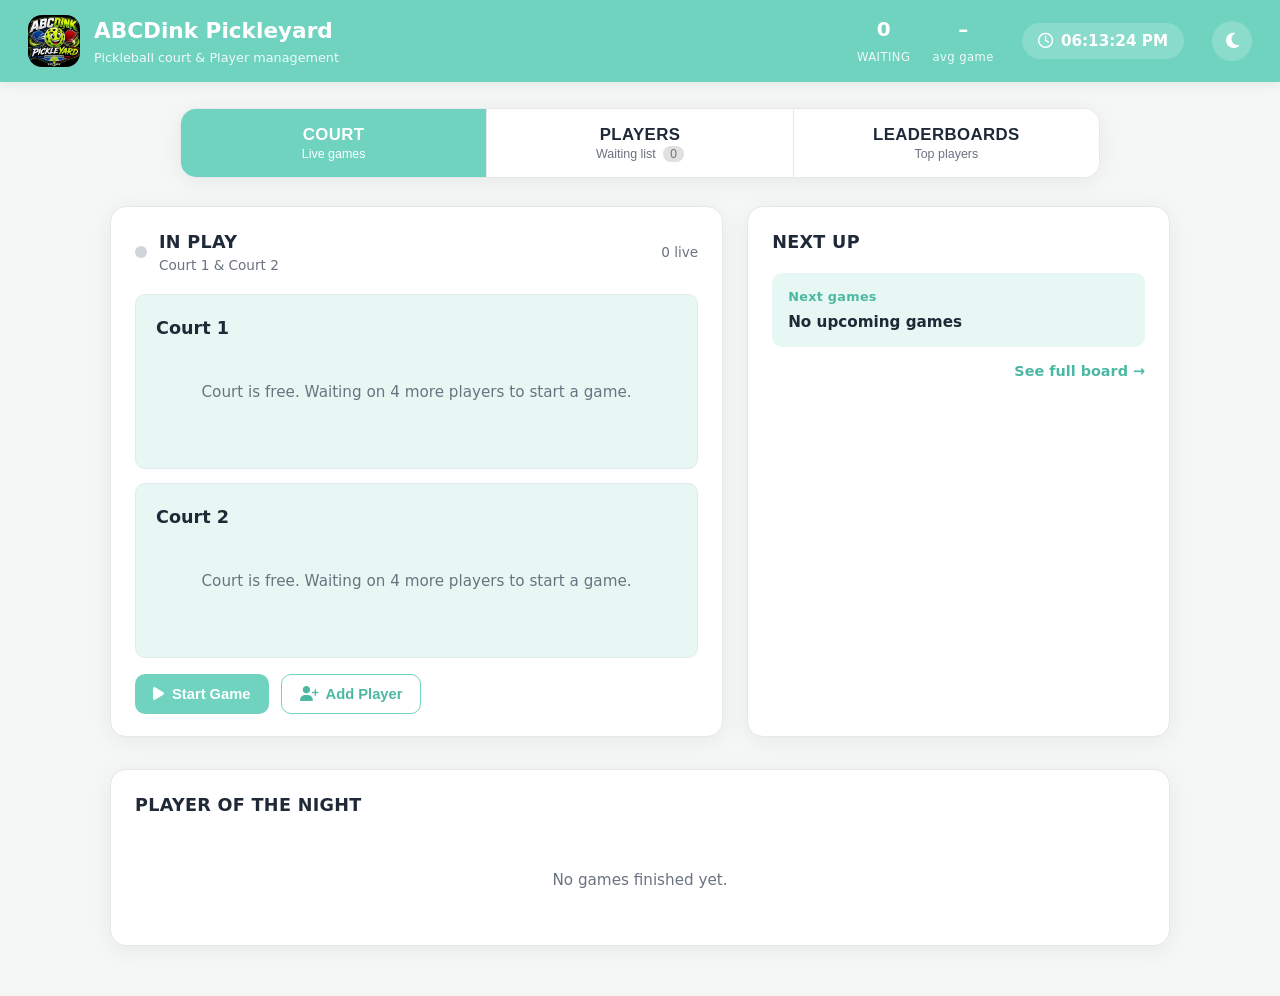
<file: index.html>
<!DOCTYPE html>
<html lang="en">
<head>
  <meta charset="UTF-8" />
  <meta name="viewport" content="width=device-width, initial-scale=1.0" />
  <title>ABC Pickleyard – Court Queue</title>
  <link rel="stylesheet" href="style.css" />
  <link rel="stylesheet" href="https://cdnjs.cloudflare.com/ajax/libs/font-awesome/6.5.1/css/all.min.css" />
</head>
<body>

  
  <header class="header">
    <div class="header-left">
      <div class="logo-area" id="logoBtn">
        <img id="logoImg" src="abclogo.jpg" alt="Logo" onerror="this.hidden=true;document.getElementById('logoPlaceholder').hidden=false;" />
        <div id="logoPlaceholder" class="logo-placeholder" hidden>
          <i class="fas fa-table-tennis-paddle-ball"></i>
        </div>
      </div>
      <div>
        <h1>ABCDink Pickleyard</h1>
        <p>Pickleball court & Player management</p>
      </div>
    </div>

    <div class="header-right">
      <div class="stats">
        <div class="stat">
          <strong id="statWaiting">0</strong>
          <span>WAITING</span>
        </div>
        <div class="stat">
          <strong id="statAvg">–</strong>
          <span>avg game</span>
        </div>
      </div>
      <div class="clock">
        <i class="far fa-clock"></i>
        <span id="clockTime">00:00:00</span>
      </div>
      <button id="darkModeToggle" class="dark-mode-toggle" title="Toggle dark mode">
        <i class="fas fa-moon"></i>
      </button>
    </div>
  </header>

  <!-- ========== NAV TABS ========== -->
  <nav class="nav-tabs">
    <button class="nav-item active" data-tab="court">
      <span class="nav-title">COURT</span>
      <span class="nav-sub">Live games</span>
    </button>
    <button class="nav-item" data-tab="queue">
      <span class="nav-title">PLAYERS</span>
      <span class="nav-sub">Waiting list <span id="navQueueCount" class="badge">0</span></span>
    </button>
    <button class="nav-item" data-tab="leaders">
      <span class="nav-title">LEADERBOARDS</span>
      <span class="nav-sub">Top players</span>
    </button>
  </nav>

  <!-- ========== COURT TAB ========== -->
  <section id="tab-court" class="tab-panel active">
    <div class="court-layout">
      <!-- Left: In Play (now shows both courts) -->
      <div class="panel">
        <div class="panel-header">
          <div class="status-line">
            <span class="dot" id="liveDot"></span>
            <div>
              <h2>IN PLAY</h2>
              <p>Court 1 & Court 2</p>
            </div>
          </div>
          <span class="live-count" id="liveCount">0 live</span>
        </div>

        <div id="courtCard">
          <!-- rendered by JS: one .court-card per court -->
        </div>

        <div class="action-row">
          <button class="btn btn-primary" id="startGameBtn">
            <i class="fas fa-play"></i> Start Game
          </button>
          <button class="btn btn-outline" id="addPlayerBtn">
            <i class="fas fa-user-plus"></i> Add Player
          </button>
        </div>
      </div>

      <!-- Right: Next Up -->
      <div class="panel">
        <div class="panel-header">
          <h2>NEXT UP</h2>
        </div>
        <div id="nextGames" class="next-games">
          <!-- rendered by JS -->
        </div>
        <a href="#" id="seeFullBoard" class="see-full">See full board →</a>
      </div>
    </div>

    <!-- Player of the Night / Top 3 -->
    <div class="panel">
      <div class="panel-header">
        <h2>PLAYER OF THE NIGHT</h2>
      </div>
      <div id="top3List">
        <!-- rendered by JS -->
      </div>
    </div>
  </section>

  <!-- ========== PLAYERS / QUEUE TAB ========== -->
  <section id="tab-queue" class="tab-panel">
    <div class="panel">
      <div class="panel-header">
        <div>
          <h2>WAITING PLAYERS</h2>
          <p>Players waiting for their turn</p>
        </div>
      </div>

      <div class="capacity-card">
        <div class="capacity-top">
          <div>
            <h3>Player Capacity</h3>
            <p>Maximum 30 players</p>
          </div>
          <div class="capacity-num">
            <span id="capacityCount">0</span><span class="max">/30</span>
          </div>
        </div>
        <div class="progress-track">
          <div class="progress-fill" id="capacityProgress" style="width:0%"></div>
        </div>
      </div>

      <div id="queueList">
        <!-- rendered by JS -->
      </div>

      <!-- Players who reached the max games (rendered by JS) -->
      <div id="maxedList"></div>
    </div>
  </section>

  <!-- ========== LEADERBOARDS TAB ========== -->
  <section id="tab-leaders" class="tab-panel">
    <div class="panel">
      <div class="panel-header">
        <div>
          <h2>LEADERBOARDS</h2>
          <p>Players with the most wins</p>
        </div>
        <button class="btn btn-ghost" id="resetAll" title="Reset everything">
          <i class="fas fa-trash-alt"></i> Reset All
        </button>
      </div>
      <div id="leaderList">
        <!-- rendered by JS -->
      </div>

      <div class="panel-header" style="margin-top:26px">
        <div><h2>MATCH RESULTS</h2><p>Latest scores</p></div>
      </div>
      <div id="matchList"></div>
    </div>
  </section>

  <!-- ========== MODAL ========== -->
  <div id="modalOverlay" class="modal-overlay hidden">
    <div class="modal">
      <div class="modal-header">
        <h3 id="modalTitle">Modal</h3>
        <button id="modalClose" class="modal-close">&times;</button>
      </div>
      <div id="modalBody" class="modal-body"></div>
    </div>
  </div>

  <script src="index.js"></script>
  <script src="supabase-sync.js"></script>
</body>
</html>
</file>
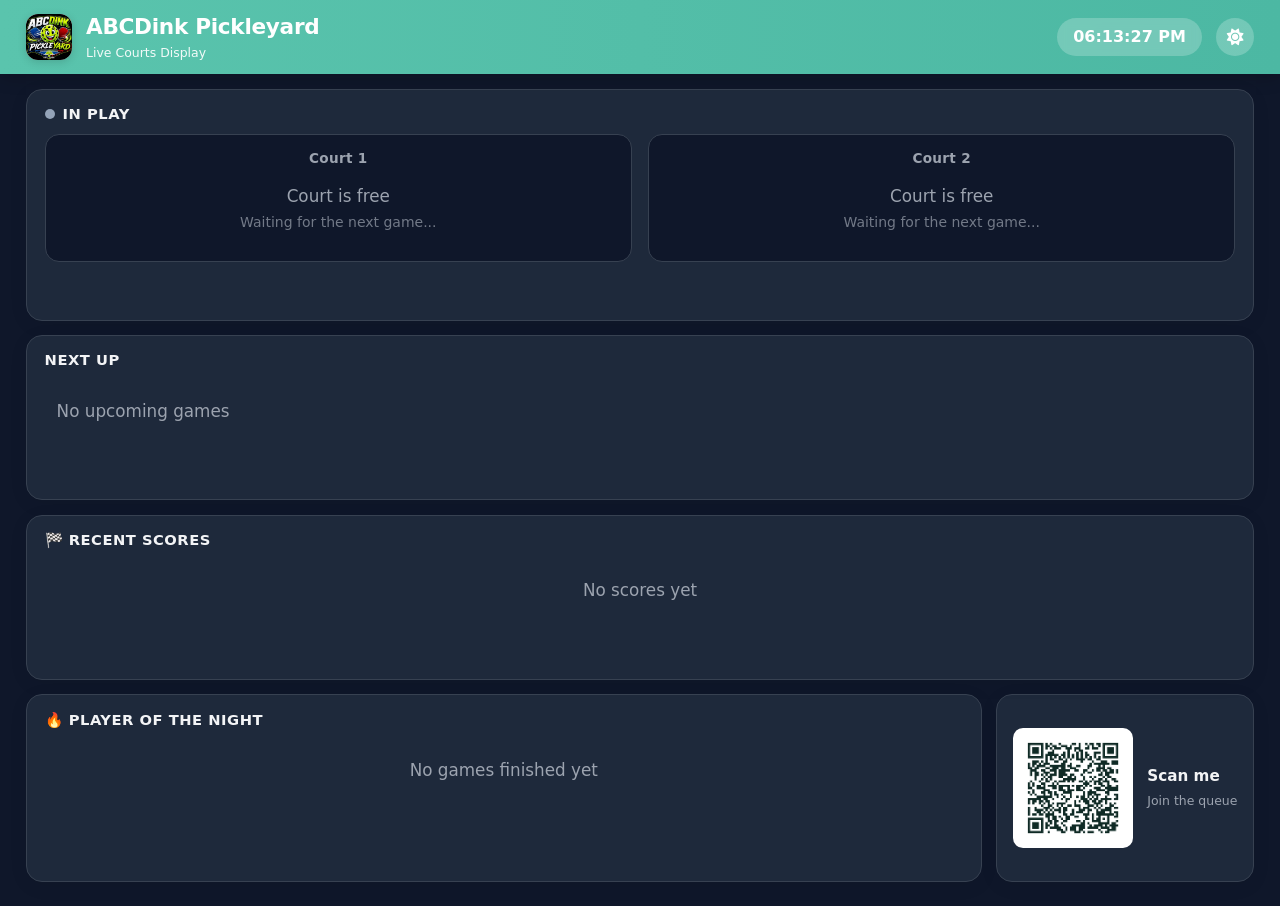
<file: display.html>
<!DOCTYPE html>
<html lang="en">
<head>
  <meta charset="UTF-8" />
  <meta name="viewport" content="width=device-width, initial-scale=1.0" />
  <title>ABCDink Pickleyard – Live Display</title>
  <link rel="stylesheet" href="style.css" />
  <link rel="stylesheet" href="https://cdnjs.cloudflare.com/ajax/libs/font-awesome/6.5.1/css/all.min.css" />
  <style>
    body {
      background: var(--bg);
      color: var(--text);
      transition: background 0.3s, color 0.3s;
    }

    /* ===== GREEN NAVBAR WITH LOGO ===== */
    .top-nav {
      background: linear-gradient(90deg, #5ac4ad, #4cb8a3);
      color: white;
      padding: 11px 26px;
      display: flex;
      justify-content: space-between;
      align-items: center;
      flex-shrink: 0;
      box-shadow: 0 4px 16px rgba(0,0,0,0.18);
    }

    .top-nav-left {
      display: flex;
      align-items: center;
      gap: 14px;
    }

    .nav-logo {
      width: 46px;
      height: 46px;
      border-radius: 12px;
      background: white;
      display: flex;
      align-items: center;
      justify-content: center;
      overflow: hidden;
      flex-shrink: 0;
      box-shadow: 0 2px 8px rgba(0,0,0,0.15);
    }

    .nav-logo img {
      width: 100%;
      height: 100%;
      object-fit: cover;
    }

    .nav-logo-placeholder {
      color: #4cb8a3;
      font-size: 22px;
    }

    .top-nav-left h1 {
      font-size: 1.35rem;
      font-weight: 700;
      margin: 0;
      letter-spacing: -0.3px;
    }

    .top-nav-left p {
      font-size: 0.78rem;
      opacity: 0.92;
      margin: 1px 0 0;
    }

    .top-nav-right {
      display: flex;
      align-items: center;
      gap: 14px;
    }

    .nav-clock {
      background: rgba(255,255,255,0.22);
      padding: 7px 16px;
      border-radius: 30px;
      font-weight: 600;
      font-size: 1rem;
      font-variant-numeric: tabular-nums;
      backdrop-filter: blur(4px);
    }

    .theme-btn {
      width: 38px;
      height: 38px;
      border-radius: 50%;
      border: none;
      background: rgba(255,255,255,0.22);
      color: white;
      cursor: pointer;
      font-size: 1.05rem;
      display: flex;
      align-items: center;
      justify-content: center;
      transition: background 0.2s;
    }

    .theme-btn:hover {
      background: rgba(255,255,255,0.35);
    }

    /* Panels */
    .display-panel {
      background: var(--white);
      border-radius: 18px;
      padding: 16px 18px;
      border: 1px solid var(--border);
      box-shadow: 0 4px 20px rgba(0,0,0,0.06);
      display: flex;
      flex-direction: column;
      overflow: visible;
      position: relative;
      width: 100%;
    }

    .display-panel h2 {
      font-size: 0.92rem;
      font-weight: 700;
      letter-spacing: 0.5px;
      margin: 0 0 12px;
      display: flex;
      align-items: center;
      gap: 8px;
      flex-shrink: 0;
      text-transform: uppercase;
    }

    .dot {
      width: 10px;
      height: 10px;
      border-radius: 50%;
      background: #94a3b8;
      display: inline-block;
    }

    .dot.live {
      background: #22c55e;
      box-shadow: 0 0 0 4px rgba(34, 197, 94, 0.35);
      animation: pulse 1.5s infinite;
    }

    /* ===== IN PLAY - Court 1 and Court 2 side by side ===== */
    #courtCard {
      display: flex;
      flex-direction: row;
      align-items: stretch;
      gap: 16px;
    }

    .court-block {
      flex: 1 1 0;
      min-width: 0;
      display: flex;
      flex-direction: column;
      justify-content: center;
      padding: 16px 18px;
      background: var(--bg);
      border: 1px solid var(--border);
      border-radius: 14px;
    }

    .court-label {
      font-size: 0.85rem;
      color: var(--text-muted);
      margin-bottom: 2px;
      letter-spacing: 0.3px;
      font-weight: 700;
      text-align: center;
    }

    .court-timer {
      font-size: 2.3rem;
      font-weight: 800;
      letter-spacing: 3px;
      color: var(--primary-dark);
      text-align: center;
      margin: 2px 0 16px;
      font-variant-numeric: tabular-nums;
      text-shadow: 0 2px 10px rgba(76, 184, 163, 0.25);
    }

    .players-grid {
      display: grid;
      grid-template-columns: 1fr 1fr;
      gap: 12px;
      position: relative;
    }

    .player-box {
      background: linear-gradient(145deg, var(--primary-light), rgba(90, 196, 173, 0.15));
      border-radius: 14px;
      padding: 14px 10px;
      text-align: center;
      font-weight: 700;
      font-size: 1.55rem;
      color: var(--text);
      display: flex;
      flex-direction: column;
      align-items: center;
      justify-content: center;
      min-height: 92px;
      border: 1px solid rgba(90, 196, 173, 0.25);
      transition: transform 0.2s;
    }

    .player-box:hover {
      transform: scale(1.02);
    }

    .player-box .avatar {
      display: none;
    }

    .vs-badge {
      position: absolute;
      top: 50%;
      left: 50%;
      transform: translate(-50%, -50%);
      background: var(--white);
      border: 2px solid var(--primary);
      color: var(--primary-dark);
      font-weight: 800;
      font-size: 0.95rem;
      width: 46px;
      height: 46px;
      border-radius: 50%;
      display: flex;
      align-items: center;
      justify-content: center;
      z-index: 2;
      box-shadow: 0 4px 14px rgba(0,0,0,0.12);
    }

    /* ===== NEXT UP (Next / Later) ===== */
    #nextGames {
      display: flex;
      flex-direction: row;
      gap: 14px;
      overflow-y: visible;
    }

    .next-game {
      flex: 1 1 0;
      min-width: 0;
      background: linear-gradient(135deg, var(--primary-light), rgba(90, 196, 173, 0.12));
      border-radius: 12px;
      padding: 10px 14px 12px;
      border: 1px solid rgba(90, 196, 173, 0.2);
      margin-bottom: 0;
    }

    .g-title {
      font-size: 0.72rem;
      font-weight: 700;
      color: var(--primary-dark);
      margin-bottom: 3px;
      letter-spacing: 0.4px;
      text-transform: uppercase;
    }

    .g-list {
      font-size: 0.98rem;
      font-weight: 700;
      color: var(--text);
      line-height: 1.3;
    }

    /* Per-player mini boxes inside NEXT UP / LATER */
    .mini-match {
      display: flex;
      align-items: center;
      gap: 8px;
      margin-top: 6px;
    }

    .mini-team {
      display: flex;
      flex-direction: column;
      gap: 6px;
      flex: 1;
      min-width: 0;
    }

    .mini-vs {
      flex-shrink: 0;
      width: 28px;
      height: 28px;
      border-radius: 50%;
      background: var(--white);
      border: 2px solid var(--primary);
      color: var(--primary-dark);
      font-weight: 800;
      font-size: 0.72rem;
      display: flex;
      align-items: center;
      justify-content: center;
      box-shadow: 0 2px 8px rgba(0,0,0,0.1);
    }

    .mini-player {
      display: flex;
      align-items: center;
      gap: 8px;
      background: var(--white);
      border: 1px solid rgba(90, 196, 173, 0.3);
      border-radius: 10px;
      padding: 6px 10px;
      min-width: 0;
    }

    .mini-player .mini-avatar {
      display: none;
    }

    .mini-player .mini-name {
      font-size: 0.98rem;
      font-weight: 700;
      color: var(--text);
      white-space: nowrap;
      overflow: hidden;
      text-overflow: ellipsis;
    }

    .mini-players-flat {
      display: flex;
      flex-wrap: wrap;
      gap: 6px;
      margin-top: 6px;
    }

    .mini-players-flat .mini-player {
      flex: 0 0 auto;
    }

    /* Player of the Night */
    #top3List {
      display: flex;
      flex-direction: column;
      gap: 8px;
    }

    .empty-msg {
      text-align: center;
      padding: 28px 12px;
      color: var(--text-muted);
      font-size: 1.05rem;
    }

    /* ===== Player of the Night - Medal Styling ===== */
    #top3List .list-row.top3 {
      display: flex;
      align-items: center;
      justify-content: space-between;
      background: var(--white);
      border: 1px solid var(--border);
      border-radius: 11px;
      padding: 11px 15px;
      transition: transform 0.15s, box-shadow 0.2s;
      position: relative;
      overflow: hidden;
    }

    #top3List .list-row.top3:hover {
      transform: translateX(4px);
    }

    .row-left {
      display: flex;
      align-items: center;
      gap: 12px;
    }

    .rank-badge {
      width: 34px;
      height: 34px;
      border-radius: 50%;
      display: flex;
      align-items: center;
      justify-content: center;
      font-weight: 800;
      color: white;
      flex-shrink: 0;
      position: relative;
      font-size: 0;
    }
    .rank-badge::before {
      font-size: 1.3rem;
    }

    .rank-badge.r1 {
      background: linear-gradient(135deg, #ffd700, #e0a800);
      box-shadow: 0 3px 10px rgba(255, 200, 0, 0.5);
    }
    .rank-badge.r1::before { content: "🥇"; }

    .rank-badge.r2 {
      background: linear-gradient(135deg, #d7d7d7, #a8a8a8);
      box-shadow: 0 3px 10px rgba(160, 160, 160, 0.45);
    }
    .rank-badge.r2::before { content: "🥈"; }

    .rank-badge.r3 {
      background: linear-gradient(135deg, #cd7f32, #a05a1f);
      box-shadow: 0 3px 10px rgba(180, 110, 40, 0.45);
    }
    .rank-badge.r3::before { content: "🥉"; }

    #top3List .list-row.top3:has(.rank-badge.r1) {
      background: linear-gradient(135deg, rgba(255, 215, 0, 0.14), rgba(255, 215, 0, 0.03));
      border: 1px solid rgba(255, 191, 0, 0.5);
      box-shadow: 0 4px 16px rgba(255, 191, 0, 0.18);
    }
    #top3List .list-row.top3:has(.rank-badge.r2) {
      background: linear-gradient(135deg, rgba(192, 192, 192, 0.16), rgba(192, 192, 192, 0.03));
      border: 1px solid rgba(170, 170, 170, 0.5);
    }
    #top3List .list-row.top3:has(.rank-badge.r3) {
      background: linear-gradient(135deg, rgba(205, 127, 50, 0.16), rgba(205, 127, 50, 0.03));
      border: 1px solid rgba(205, 127, 50, 0.5);
    }

    #top3List .name {
      font-size: 1.05rem;
      font-weight: 700;
    }
    #top3List .list-row.top3:has(.rank-badge.r1) .name { color: #a67c00; }
    #top3List .list-row.top3:has(.rank-badge.r2) .name { color: #6e6e6e; }
    #top3List .list-row.top3:has(.rank-badge.r3) .name { color: #8a4b1f; }

    #top3List .wins {
      font-size: 0.85rem;
      padding: 3px 11px;
      border-radius: 30px;
      font-weight: 700;
      background: var(--primary-light);
      color: var(--primary-dark);
      display: inline-block;
      min-width: 24px;
      text-align: center;
    }
    #top3List .list-row.top3:has(.rank-badge.r1) .wins {
      background: rgba(255, 191, 0, 0.25);
      color: #8a6300;
    }
    #top3List .list-row.top3:has(.rank-badge.r2) .wins {
      background: rgba(192, 192, 192, 0.3);
      color: #5c5c5c;
    }
    #top3List .list-row.top3:has(.rank-badge.r3) .wins {
      background: rgba(205, 127, 50, 0.28);
      color: #7a4620;
    }

    body.dark-mode #top3List .list-row.top3:has(.rank-badge.r1) .name { color: #ffd558; }
    body.dark-mode #top3List .list-row.top3:has(.rank-badge.r2) .name { color: #e6e6e6; }
    body.dark-mode #top3List .list-row.top3:has(.rank-badge.r3) .name { color: #ffb066; }

    body.dark-mode #top3List .list-row.top3:has(.rank-badge.r1) .wins {
      background: rgba(255, 215, 0, 0.22);
      color: #ffe08a;
    }
    body.dark-mode #top3List .list-row.top3:has(.rank-badge.r2) .wins {
      background: rgba(255, 255, 255, 0.16);
      color: #f0f0f0;
    }
    body.dark-mode #top3List .list-row.top3:has(.rank-badge.r3) .wins {
      background: rgba(255, 165, 90, 0.22);
      color: #ffcda0;
    }

    #top3List .list-row.top3:has(.rank-badge.r1)::after {
      content: '';
      position: absolute;
      inset: 0;
      background: linear-gradient(120deg, transparent 20%, rgba(255,255,255,0.35) 50%, transparent 80%);
      background-size: 200% 100%;
      animation: shine 3s ease-in-out infinite;
      pointer-events: none;
    }
    @keyframes shine {
      0% { background-position: 200% 0; }
      100% { background-position: -200% 0; }
    }

    .display-panel.live-panel::before {
      content: '';
      position: absolute;
      top: 0;
      left: 0;
      right: 0;
      height: 3px;
      background: linear-gradient(90deg, transparent, #22c55e, transparent);
      border-radius: 18px 18px 0 0;
    }

    /* ===== QR CODE BOX ===== */
    .qr-box {
      display: flex;
      align-items: center;
      gap: 14px;
      background: var(--white);
      border: 1px solid var(--border);
      border-radius: 16px;
      padding: 12px 16px;
      box-shadow: 0 4px 20px rgba(0,0,0,0.06);
      height: 100%;
    }

    .qr-img-wrap {
      width: 110px;
      height: 110px;
      border-radius: 10px;
      background: #ffffff;         /* keeps the QR scannable in dark mode */
      padding: 6px;
      display: flex;
      align-items: center;
      justify-content: center;
      flex-shrink: 0;
      overflow: hidden;
    }

    .qr-img-wrap img {
      width: 100%;
      height: 100%;
      object-fit: contain;
    }

    .qr-placeholder {
      font-size: 0.7rem;
      font-weight: 600;
      color: #6b7280;
      text-align: center;
      line-height: 1.3;
    }

    .qr-text strong {
      display: block;
      font-size: 0.95rem;
      font-weight: 700;
      color: var(--text);
    }

    .qr-text span {
      font-size: 0.78rem;
      color: var(--text-muted);
    }

    /* ===== SCROLLABLE LAYOUT: everything is reachable on any screen size ===== */
    html, body {
      height: auto;
      min-height: 100%;
      overflow-x: hidden;
      overflow-y: auto;
    }
    body { display: block; min-height: 100vh; }

    .top-nav { position: sticky; top: 0; z-index: 20; }

    .display-wrapper {
      height: auto;
      min-height: calc(100vh - 68px);
      overflow: visible;
      width: 100%;
      max-width: 1800px;
      margin: 0 auto;
      display: grid;
      grid-template-columns: minmax(0, 1fr) auto;
      grid-template-rows: auto;
      grid-template-areas:
        "play play"
        "next next"
        "recent recent"
        "potn qr";
      gap: clamp(10px, 1.6vh, 16px);
      padding: clamp(10px, 1.6vh, 16px) clamp(12px, 2vw, 32px) 24px;
    }

    #inPlayPanel  { grid-area: play; }
    #nextUpPanel  { grid-area: next; }
    #resultsPanel { grid-area: recent; }
    .potn-panel   { grid-area: potn; min-height: 0; overflow: visible; }
    .qr-footer    { grid-area: qr; margin-top: 0; padding-top: 0; align-self: stretch; display: flex; justify-content: flex-end; }

    /* Bigger screens: scale everything up a little */
    @media (min-width: 1700px) { html { font-size: 18px; } }

    /* Recent scores */
    #resultsList {
      display: grid;
      grid-template-columns: repeat(auto-fit, minmax(320px, 1fr));
      gap: 8px;
    }
    .result-row {
      display: grid;
      grid-template-columns: auto 1fr auto 1fr;
      align-items: center;
      gap: 10px;
      background: var(--bg);
      border: 1px solid var(--border);
      border-radius: 10px;
      padding: 8px 12px;
      font-weight: 700;
    }
    .result-court { font-size: 0.7rem; color: var(--text-muted); }
    .result-team {
      min-width: 0;
      overflow: hidden;
      text-overflow: ellipsis;
      white-space: nowrap;
      color: var(--text-muted);
    }
    .result-team.right { text-align: right; }
    .result-team.win { color: var(--text); }
    .result-score { white-space: nowrap; font-variant-numeric: tabular-nums; }
    .result-score b.win { color: var(--primary-dark); }
    .row-right { display: flex; align-items: center; gap: 8px; }
    .games-tag { font-size: 0.75rem; color: var(--text-muted); font-weight: 600; }

    /* Compact panels */
    .display-panel {
      padding: clamp(8px, 1.5vh, 16px) 18px;
      border-radius: 16px;
    }

    .display-panel h2 {
      font-size: clamp(0.75rem, 1.7vh, 0.92rem);
      margin-bottom: clamp(5px, 1vh, 12px);
    }

    /* IN PLAY */
    .court-block {
      padding: clamp(8px, 1.4vh, 16px) 18px;
    }

    .court-label {
      font-size: clamp(0.7rem, 1.6vh, 0.85rem);
    }

    .court-timer {
      font-size: clamp(1.4rem, 4.2vh, 2.3rem);
      margin: 0 0 clamp(6px, 1.2vh, 16px);
    }

    .players-grid {
      gap: clamp(6px, 1.2vh, 12px);
    }

    .player-box {
      min-height: clamp(44px, 7.5vh, 92px);
      padding: clamp(4px, 1vh, 14px) 10px;
      font-size: clamp(1rem, 2.8vh, 1.55rem);
    }

    .vs-badge {
      width: clamp(32px, 5vh, 46px);
      height: clamp(32px, 5vh, 46px);
      font-size: clamp(0.7rem, 1.8vh, 0.95rem);
    }

    /* NEXT UP */
    .next-game {
      padding: clamp(6px, 1vh, 10px) 14px clamp(6px, 1.2vh, 12px);
    }

    .mini-team { gap: clamp(3px, 0.6vh, 6px); }

    .mini-player {
      padding: clamp(3px, 0.7vh, 6px) 10px;
    }

    .mini-player .mini-name {
      font-size: clamp(0.8rem, 2vh, 0.98rem);
    }

    .mini-vs {
      width: clamp(22px, 3.4vh, 28px);
      height: clamp(22px, 3.4vh, 28px);
    }

    /* PLAYER OF THE NIGHT */
    #top3List { gap: clamp(4px, 0.8vh, 8px); }

    #top3List .list-row.top3 {
      padding: clamp(5px, 1vh, 11px) 15px;
    }

    #top3List .name { font-size: clamp(0.9rem, 2.2vh, 1.05rem); }

    .rank-badge {
      width: clamp(26px, 4vh, 34px);
      height: clamp(26px, 4vh, 34px);
    }

    .empty-msg { padding: clamp(8px, 2vh, 28px) 12px; }

    .qr-box {
      padding: clamp(6px, 1.2vh, 12px) 16px;
    }

    .qr-img-wrap {
      width: clamp(70px, 14vh, 120px);
      height: clamp(70px, 14vh, 120px);
    }

    /* Narrow screens: everything stacks */
    @media (max-width: 800px) {
      .display-wrapper {
        display: flex;
        flex-direction: column;
      }
      #courtCard { flex-direction: column; }
      #nextGames { flex-direction: column; }
      .court-timer { font-size: 2.1rem; }
      .qr-footer { justify-content: center; }
    }
  </style>
</head>
<body>

  <!-- GREEN NAVBAR WITH LOGO -->
  <div class="top-nav">
    <div class="top-nav-left">
      <div class="nav-logo" id="displayLogo">
        <img id="logoImg" src="abclogo.jpg" alt="Logo" onerror="this.hidden=true;document.getElementById('logoPlaceholder').hidden=false;" />
        <div id="logoPlaceholder" class="nav-logo-placeholder" hidden>
          <i class="fas fa-table-tennis-paddle-ball"></i>
        </div>
      </div>
      <div>
        <h1>ABCDink Pickleyard</h1>
        <p>Live Courts Display</p>
      </div>
    </div>
    <div class="top-nav-right">
      <div class="nav-clock" id="clockTime">00:00:00</div>
      <button class="theme-btn" id="themeToggle" title="Toggle theme">
        <i class="fas fa-moon"></i>
      </button>
    </div>
  </div>

  <div class="display-wrapper">

    <!-- IN PLAY: Court 1 and Court 2 side by side -->
    <div class="display-panel" id="inPlayPanel">
      <h2>
        <span class="dot" id="liveDot"></span>
        IN PLAY
      </h2>
      <div id="courtCard"></div>
    </div>

    <!-- NEXT UP: Next / Later -->
    <div class="display-panel" id="nextUpPanel">
      <h2>NEXT UP</h2>
      <div id="nextGames"></div>
    </div>

    <!-- RECENT SCORES -->
    <div class="display-panel" id="resultsPanel">
      <h2>🏁 RECENT SCORES</h2>
      <div id="resultsList"></div>
    </div>

    <!-- PLAYER OF THE NIGHT -->
    <div class="display-panel potn-panel">
      <h2>🔥 PLAYER OF THE NIGHT</h2>
      <div id="top3List"></div>
    </div>

    <!-- QR CODE (bottom right) - must be INSIDE display-wrapper -->
    <div class="qr-footer">
      <div class="qr-box">
        <div class="qr-img-wrap">
          <img id="qrImg" src="qr.png" alt="QR Code"
               onerror="this.hidden=true;document.getElementById('qrPlaceholder').hidden=false;" />
          <div id="qrPlaceholder" class="qr-placeholder" hidden>QR CODE<br>HERE</div>
        </div>
        <div class="qr-text">
          <strong>Scan me</strong>
          <span>Join the queue</span>
        </div>
      </div>
    </div>

  </div>

  <script src="display.js"></script>
</body>
</html>
</file>
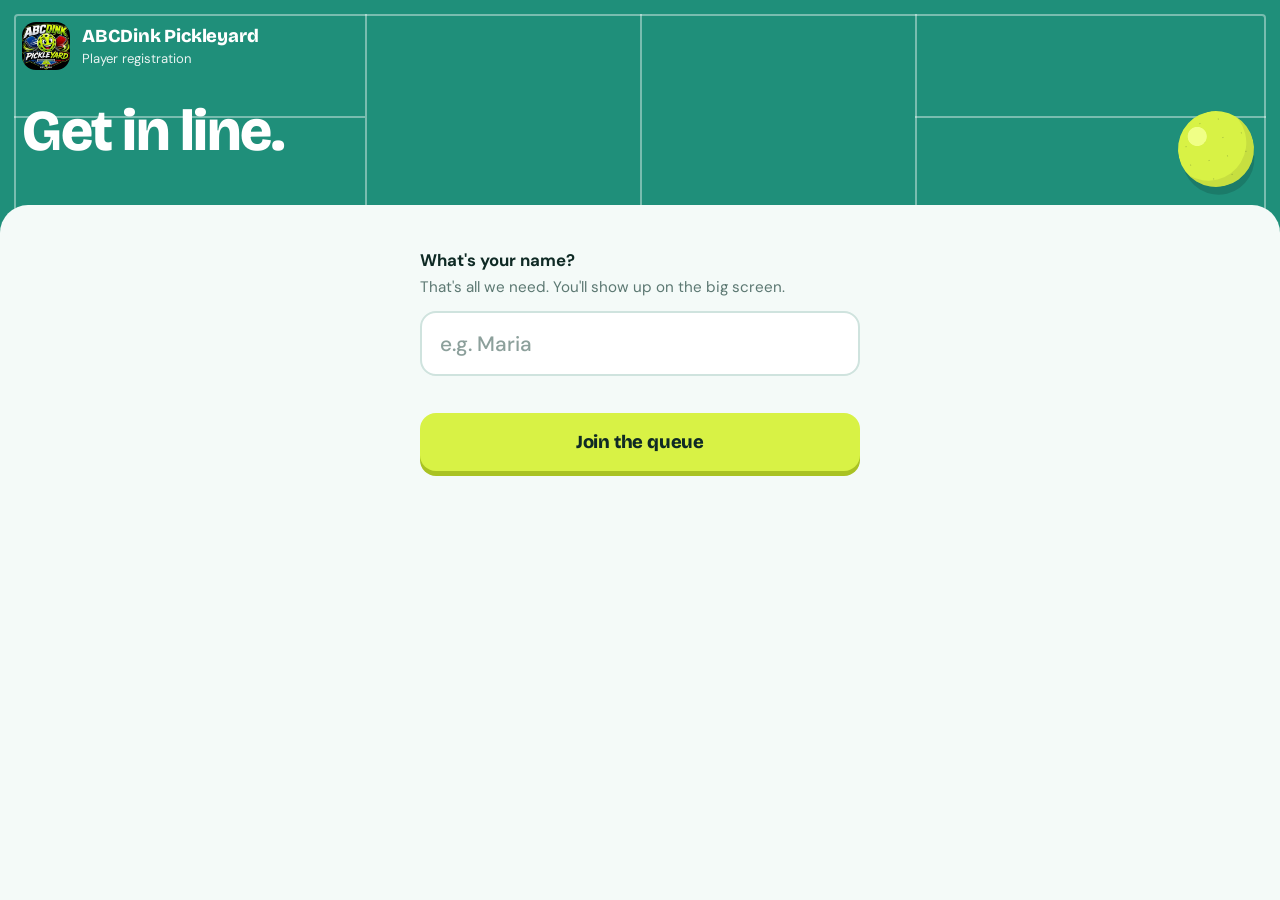
<file: register.html>
<!DOCTYPE html>
<html lang="en">
<head>
  <meta charset="UTF-8" />
  <meta name="viewport" content="width=device-width, initial-scale=1, viewport-fit=cover" />
  <meta name="theme-color" content="#1f8f7a" />
  <title>ABCDink Pickleyard – Join the Queue</title>
  <link rel="preconnect" href="https://fonts.googleapis.com" />
  <link rel="preconnect" href="https://fonts.gstatic.com" crossorigin />
  <link href="https://fonts.googleapis.com/css2?family=Bricolage+Grotesque:opsz,wght@12..96,500;12..96,800&family=DM+Sans:wght@400;500;700&display=swap" rel="stylesheet" />
  <style>
    :root {
      --court: #1f8f7a;
      --court-deep: #166b5b;
      --ball: #d8f245;
      --ink: #0f2a25;
      --paper: #ffffff;
      --sheet: #f4faf8;
      --muted: #5c7872;
      --line: #cfe3de;
      --error: #c0392b;
      --display: "Bricolage Grotesque", "Trebuchet MS", system-ui, sans-serif;
      --body: "DM Sans", system-ui, -apple-system, "Segoe UI", sans-serif;
    }
    @media (prefers-color-scheme: dark) {
      :root {
        --court: #176b5c;
        --court-deep: #0f4a40;
        --ink: #eaf6f3;
        --paper: #162b27;
        --sheet: #0e1c19;
        --muted: #8fb0a9;
        --line: #2b443e;
        --error: #ff8f80;
      }
    }

    * { box-sizing: border-box; }
    html, body { margin: 0; min-height: 100%; }
    body {
      font-family: var(--body);
      background: var(--court);
      color: var(--ink);
      min-height: 100dvh;
      display: flex;
      flex-direction: column;
    }

    /* ---------- Court header ---------- */
    .court {
      position: relative;
      background: var(--court);
      padding: calc(env(safe-area-inset-top, 0px) + 22px) 22px 74px;
      overflow: hidden;
      isolation: isolate;
    }
    .lines { position: absolute; inset: 14px; z-index: -1; pointer-events: none; }
    .lines::before {
      content: ""; position: absolute; inset: 0;
      border: 2px solid rgba(255,255,255,.4);
      border-radius: 4px;
    }
    .lines i { position: absolute; background: rgba(255,255,255,.4); }
    .lines .net   { left: 50%; top: 0; bottom: 0; width: 2px; }
    .lines .k1    { left: 28%; top: 0; bottom: 0; width: 2px; }
    .lines .k2    { left: 72%; top: 0; bottom: 0; width: 2px; }
    .lines .c1    { left: 0; right: 72%; top: 50%; height: 2px; }
    .lines .c2    { left: 72%; right: 0; top: 50%; height: 2px; }

    .brand { display: flex; align-items: center; gap: 12px; color: #fff; }
    .logo {
      width: 48px; height: 48px; border-radius: 14px; background: #fff;
      display: grid; place-items: center; overflow: hidden; flex-shrink: 0;
    }
    .logo img { width: 100%; height: 100%; object-fit: cover; }
    .logo span { font-size: 22px; }
    .brand b { font-family: var(--display); font-size: 1.15rem; font-weight: 800; letter-spacing: -.2px; display: block; }
    .brand small { font-size: .82rem; opacity: .9; }

    h1 {
      font-family: var(--display);
      font-weight: 800;
      font-size: clamp(2.6rem, 13vw, 3.6rem);
      line-height: .95;
      letter-spacing: -1.5px;
      color: #fff;
      margin: 34px 0 0;
      max-width: 9ch;
    }

    .ball {
      position: absolute; right: 26px; bottom: 46px;
      width: 76px; height: 76px; border-radius: 50%;
      background:
        radial-gradient(circle at 30% 28%, #f0ff86 0 12%, transparent 13%),
        radial-gradient(circle, rgba(15,42,37,.28) 0 5%, transparent 6%) 0 0 / 19px 19px,
        var(--ball);
      box-shadow: 0 10px 0 -2px rgba(0,0,0,.14), inset -6px -8px 0 rgba(0,0,0,.08);
      transform: rotate(-14deg);
    }
    .ball.hop { animation: hop .7s cubic-bezier(.3,.7,.4,1); }
    @keyframes hop {
      0%   { transform: translateY(0) rotate(-14deg); }
      35%  { transform: translateY(-34px) rotate(40deg); }
      70%  { transform: translateY(0) rotate(90deg); }
      85%  { transform: translateY(-9px) rotate(120deg); }
      100% { transform: translateY(0) rotate(-14deg); }
    }

    /* ---------- Sheet ---------- */
    .sheet {
      flex: 1;
      position: relative;
      z-index: 1;
      margin-top: -28px;
      background: var(--sheet);
      border-radius: 28px 28px 0 0;
      padding: 44px 22px calc(env(safe-area-inset-bottom, 0px) + 32px);
    }
    .inner { max-width: 440px; margin: 0 auto; }

    label { display: block; font-weight: 700; font-size: 1.05rem; margin-bottom: 10px; }
    .hint { color: var(--muted); font-size: .95rem; margin: -4px 0 14px; }

    input[type="text"] {
      width: 100%;
      font: 500 1.3rem var(--body);
      color: var(--ink);
      background: var(--paper);
      border: 2px solid var(--line);
      border-radius: 16px;
      padding: 17px 18px;
      transition: border-color .15s, box-shadow .15s;
    }
    input[type="text"]::placeholder { color: var(--muted); opacity: .7; }
    input[type="text"]:focus {
      outline: none;
      border-color: var(--court);
      box-shadow: 0 0 0 4px rgba(31,143,122,.2);
    }
    .invalid input[type="text"] { border-color: var(--error); }

    .err { color: var(--error); font-size: .92rem; font-weight: 500; min-height: 1.3em; margin: 8px 2px 0; }

    .btn {
      width: 100%;
      margin-top: 10px;
      padding: 18px;
      font: 800 1.15rem var(--display);
      letter-spacing: -.2px;
      color: #0f2a25;
      background: var(--ball);
      border: none;
      border-radius: 16px;
      box-shadow: 0 5px 0 #a9c223;
      cursor: pointer;
      transition: transform .08s, box-shadow .08s;
    }
    .btn:active { transform: translateY(4px); box-shadow: 0 1px 0 #a9c223; }
    .btn:disabled { opacity: .6; }
    .btn:focus-visible, .link:focus-visible { outline: 3px solid var(--court); outline-offset: 3px; }

    /* ---------- Success ---------- */
    .done { text-align: center; padding-top: 6px; }
    .spot {
  font-family: var(--display);
  font-weight: 800;
  font-size: 5.5rem;
  line-height: 1.02;
  letter-spacing: -3px;
  color: var(--court);
  margin: 4px 0 0;
  overflow-wrap: anywhere;
}
    .done h2 { font-family: var(--display); font-size: 1.5rem; margin: 6px 0 8px; letter-spacing: -.5px; }
    .done p { color: var(--muted); margin: 0 auto; max-width: 30ch; line-height: 1.45; }
    .link {
      margin-top: 26px; background: none; border: none;
      font: 700 1rem var(--body); color: var(--court);
      text-decoration: underline; text-underline-offset: 4px; cursor: pointer;
    }
    [hidden] { display: none !important; }

    @media (prefers-reduced-motion: reduce) {
      .ball.hop { animation: none; }
      .btn { transition: none; }
    }
  </style>
</head>
<body>

  <header class="court">
    <div class="lines" aria-hidden="true">
      <i class="net"></i><i class="k1"></i><i class="k2"></i><i class="c1"></i><i class="c2"></i>
    </div>

    <div class="brand">
      <div class="logo">
        <img id="logoImg" src="abclogo.jpg" alt="" onerror="this.hidden=true;document.getElementById('logoFallback').hidden=false;" />
        <span id="logoFallback" hidden>🏓</span>
      </div>
      <div>
        <b>ABCDink Pickleyard</b>
        <small>Player registration</small>
      </div>
    </div>

    <h1 id="headline">Get in line.</h1>
    <div class="ball" id="ball" aria-hidden="true"></div>
  </header>

  <main class="sheet">
    <div class="inner">

      <section id="formView">
        <label for="playerName">What's your name?</label>
        <p class="hint">That's all we need. You'll show up on the big screen.</p>
        <div id="field">
          <input type="text" id="playerName" maxlength="30" autocomplete="off" autocapitalize="words" enterkeyhint="go" placeholder="e.g. Maria" />
        </div>
        <p class="err" id="error" role="alert"></p>
        <button class="btn" id="joinBtn" type="button">Join the queue</button>
      </section>

      <section class="done" id="doneView" hidden aria-live="polite">
        <p class="spot" id="spot"></p>
        <h2 id="doneTitle">You're in!</h2>
        <p>Keep an eye on the screen. Your name shows up when your game is next.</p>
        <button class="link" id="againBtn" type="button">Register another player</button>
      </section>

    </div>
  </main>

  <script>window.CQ_NOSYNC = true;</script>
  <script src="supabase-sync.js"></script>
  <script>
    const input = document.getElementById('playerName');
    const field = document.getElementById('field');
    const errEl = document.getElementById('error');
    const joinBtn = document.getElementById('joinBtn');
    const formView = document.getElementById('formView');
    const doneView = document.getElementById('doneView');
    const headline = document.getElementById('headline');
    const ball = document.getElementById('ball');

    function fail(msg) {
      errEl.textContent = msg;
      field.classList.add('invalid');
      input.focus();
    }

    async function submit() {
      const name = input.value.replace(/\s+/g, ' ').trim();
      errEl.textContent = '';
      field.classList.remove('invalid');
      if (!name) { fail('Enter your name to join.'); return; }

      joinBtn.disabled = true;
      joinBtn.textContent = 'Joining...';
      let result;
      try { result = await CQ.register(name); }
      catch (e) { result = { error: 'Could not connect. Check your internet and try again.' }; }
      joinBtn.disabled = false;
      joinBtn.textContent = 'Join the queue';

      if (!result || result.error) { fail((result && result.error) || 'Something went wrong. Try again.'); return; }

     
   const spotEl = document.getElementById('spot');
spotEl.textContent = result.player.name;
spotEl.style.fontSize = '';
const len = result.player.name.length;
if (len > 8) spotEl.style.fontSize = Math.max(2.2, 5.5 * 8 / len) + 'rem';
document.getElementById('doneTitle').textContent = "You're in!";
      headline.textContent = 'See you on court.';
      formView.hidden = true;
      doneView.hidden = false;
      ball.classList.remove('hop');
      void ball.offsetWidth;
      ball.classList.add('hop');
    }

    joinBtn.onclick = submit;
    input.addEventListener('input', () => { field.classList.remove('invalid'); errEl.textContent = ''; });
    input.addEventListener('keydown', e => { if (e.key === 'Enter') submit(); });
    document.getElementById('againBtn').onclick = () => {
      input.value = '';
      headline.textContent = 'Get in line.';
      doneView.hidden = true;
      formView.hidden = false;
      input.focus();
    };
  </script>
</body>
</html>
</file>
<file: style.css>
:root {
  --primary: #6fd3bf;
  --primary-dark: #4cb8a3;
  --primary-light: #e7f8f4;
  --danger: #ef4444;
  --text: #1f2937;
  --text-muted: #6b7280;
  --border: #e5e7eb;
  --bg: #f4f7f6;
  --white: #ffffff;
  --radius: 16px;
  --radius-sm: 10px;
  --shadow: 0 4px 24px rgba(0,0,0,0.06);

  /* Top 3 */
  --top3-bg: linear-gradient(90deg, #d4f5ec, #e7f8f4);
  --top3-text: #1f2937;
}

body.dark-mode {
  --primary: #5ac4ad;
  --primary-dark: #4a9f94;
  --primary-light: #1a3a35;
  --danger: #ff6b6b;
  --text: #f3f4f6;
  --text-muted: #9ca3af;
  --border: #374151;
  --bg: #0f172a;
  --white: #1e293b;

  /* Top 3 - dark */
  --top3-bg: linear-gradient(90deg, #164e44, #1a3a35);
  --top3-text: #e2e8f0;
}

* {
  margin: 0;
  padding: 0;
  box-sizing: border-box;
}

body {
  font-family: 'Segoe UI', system-ui, -apple-system, sans-serif;
  background: var(--bg);
  color: var(--text);
  min-height: 100vh;
  line-height: 1.5;
}

/* ========== HEADER (Admin) ========== */
.header {
  background: var(--primary);
  color: white;
  padding: 14px 28px;
  display: flex;
  justify-content: space-between;
  align-items: center;
  box-shadow: 0 2px 12px rgba(0,0,0,0.08);
}

.header-left {
  display: flex;
  align-items: center;
  gap: 14px;
}

.logo-area {
  width: 52px;
  height: 52px;
  border-radius: 14px;
  background: var(--white);
  display: flex;
  align-items: center;
  justify-content: center;
  cursor: pointer;
  overflow: hidden;
  flex-shrink: 0;
}

.logo-area img {
  width: 100%;
  height: 100%;
  object-fit: cover;
}

.logo-placeholder {
  color: var(--primary-dark);
  font-size: 24px;
}

.header-left h1 {
  font-size: 1.35rem;
  font-weight: 700;
}

.header-left p {
  font-size: 0.8rem;
  opacity: 0.9;
}

.header-right {
  display: flex;
  align-items: center;
  gap: 28px;
}

.stats {
  display: flex;
  gap: 22px;
}

.stat {
  text-align: center;
}

.stat strong {
  display: block;
  font-size: 1.25rem;
  font-weight: 700;
}

.stat span {
  font-size: 0.72rem;
  letter-spacing: 0.5px;
  opacity: 0.9;
}

.clock {
  display: flex;
  align-items: center;
  gap: 8px;
  background: rgba(255,255,255,0.18);
  padding: 7px 16px;
  border-radius: 30px;
  font-weight: 600;
  font-size: 0.95rem;
}

.dark-mode-toggle {
  background: rgba(255,255,255,0.2);
  border: none;
  color: white;
  width: 40px;
  height: 40px;
  border-radius: 50%;
  cursor: pointer;
  display: flex;
  align-items: center;
  justify-content: center;
  font-size: 1.1rem;
  transition: background 0.2s;
}

.dark-mode-toggle:hover {
  background: rgba(255,255,255,0.3);
}

/* ========== NAV TABS (Admin) ========== */
.nav-tabs {
  display: flex;
  max-width: 920px;
  margin: 26px auto 0;
  background: var(--white);
  border-radius: var(--radius);
  overflow: hidden;
  box-shadow: var(--shadow);
  border: 1px solid var(--border);
}

.nav-item {
  flex: 1;
  padding: 16px 10px;
  background: var(--white);
  border: none;
  cursor: pointer;
  text-align: center;
  transition: all 0.2s;
  position: relative;
}

.nav-item:not(:last-child) {
  border-right: 1px solid var(--border);
}

.nav-title {
  display: block;
  font-size: 1.05rem;
  font-weight: 700;
  letter-spacing: 0.4px;
  color: var(--text);
}

.nav-sub {
  display: block;
  font-size: 0.78rem;
  color: var(--text-muted);
  margin-top: 2px;
}

.nav-item.active {
  background: var(--primary);
}

.nav-item.active .nav-title,
.nav-item.active .nav-sub {
  color: white;
}

.nav-item:hover:not(.active) {
  background: var(--primary-light);
}

.badge {
  background: rgba(0,0,0,0.12);
  padding: 1px 7px;
  border-radius: 10px;
  font-size: 0.75rem;
  margin-left: 4px;
}

.nav-item.active .badge {
  background: rgba(255,255,255,0.25);
}

/* ========== TAB PANELS ========== */
.tab-panel {
  display: none;
  max-width: 1100px;
  margin: 28px auto 50px;
  padding: 0 20px;
}

.tab-panel.active {
  display: block;
  animation: fadeIn 0.28s ease;
}

@keyframes fadeIn {
  from { opacity: 0; transform: translateY(6px); }
  to { opacity: 1; transform: translateY(0); }
}

/* ========== PANEL ========== */
.panel {
  background: var(--white);
  border-radius: var(--radius);
  padding: 22px 24px;
  box-shadow: var(--shadow);
  border: 1px solid var(--border);
  margin-bottom: 24px;
}

.panel-header {
  display: flex;
  justify-content: space-between;
  align-items: center;
  margin-bottom: 18px;
}

.panel-header h2 {
  font-size: 1.1rem;
  font-weight: 700;
  letter-spacing: 0.3px;
}

.panel-header p {
  font-size: 0.85rem;
  color: var(--text-muted);
}

.status-line {
  display: flex;
  align-items: center;
  gap: 12px;
}

.dot {
  width: 12px;
  height: 12px;
  border-radius: 50%;
  background: #d1d5db;
}

.dot.live {
  background: #22c55e;
  box-shadow: 0 0 0 4px rgba(34,197,94,0.25);
  animation: pulse 1.6s infinite;
}

@keyframes pulse {
  0% { box-shadow: 0 0 0 0 rgba(34,197,94,0.4); }
  70% { box-shadow: 0 0 0 8px rgba(34,197,94,0); }
  100% { box-shadow: 0 0 0 0 rgba(34,197,94,0); }
}

.live-count {
  font-size: 0.85rem;
  color: var(--text-muted);
  font-weight: 500;
}

/* ========== COURT LAYOUT ========== */
.court-layout {
  display: grid;
  grid-template-columns: 1.45fr 1fr;
  gap: 24px;
  margin-bottom: 8px;
}

/* Court Card container — now holds one card per court, stacked */
#courtCard {
  display: flex;
  flex-direction: column;
  gap: 14px;
}

/* Court Card */
.court-card {
  background: var(--primary-light);
  border-radius: var(--radius-sm);
  padding: 20px;
  border: 1px solid var(--border);
}

.court-empty {
  text-align: center;
  padding: 28px 10px;
  color: var(--text-muted);
}

.court-empty p {
  margin-bottom: 16px;
  font-size: 0.95rem;
}

.court-top {
  display: flex;
  justify-content: space-between;
  align-items: center;
  margin-bottom: 12px;
}

.court-name {
  font-weight: 700;
  font-size: 1.1rem;
}

.pill-live {
  background: #22c55e;
  color: white;
  font-size: 0.75rem;
  font-weight: 700;
  padding: 3px 10px;
  border-radius: 20px;
}

.court-timer {
  font-size: 1.8rem;
  font-weight: 800;
  font-variant-numeric: tabular-nums;
  color: var(--primary-dark);
  text-align: center;
  margin: 8px 0 18px;
}

.matchup {
  display: flex;
  align-items: center;
  justify-content: space-between;
  gap: 12px;
  margin-bottom: 18px;
}

.team {
  flex: 1;
  background: var(--white);
  padding: 12px 14px;
  border-radius: 10px;
  display: flex;
  align-items: center;
  gap: 8px;
  font-weight: 600;
  font-size: 0.95rem;
  box-shadow: 0 1px 4px rgba(0,0,0,0.04);
  color: var(--text);
}

.vs {
  font-weight: 800;
  color: var(--text-muted);
  font-size: 0.95rem;
}

.btn-end {
  width: 100%;
  background: var(--danger);
  color: white;
  border: none;
  padding: 12px;
  border-radius: 10px;
  font-weight: 600;
  font-size: 0.95rem;
  cursor: pointer;
  display: flex;
  align-items: center;
  justify-content: center;
  gap: 8px;
  transition: background 0.2s;
}

.btn-end:hover {
  background: #dc2626;
}

/* Action buttons */
.action-row {
  display: flex;
  gap: 12px;
  margin-top: 16px;
}

.btn {
  padding: 11px 18px;
  border-radius: 10px;
  font-weight: 600;
  font-size: 0.92rem;
  border: none;
  cursor: pointer;
  display: inline-flex;
  align-items: center;
  gap: 8px;
  transition: all 0.2s;
}

.btn-primary {
  background: var(--primary);
  color: white;
}

.btn-primary:hover {
  background: var(--primary-dark);
  transform: translateY(-1px);
  box-shadow: 0 4px 14px rgba(76,184,163,0.35);
}

.btn-outline {
  background: var(--white);
  color: var(--primary-dark);
  border: 1.5px solid var(--primary);
}

.btn-outline:hover {
  background: var(--primary-light);
}

.btn-ghost {
  background: transparent;
  color: var(--text-muted);
  border: 1px solid var(--border);
}

.btn-ghost:hover {
  background: #fef2f2;
  color: var(--danger);
  border-color: #fecaca;
}

.btn-secondary {
  background: #f3f4f6;
  color: var(--text);
}

body.dark-mode .btn-secondary {
  background: #374151;
  color: var(--text);
}

/* Next Games */
.next-games {
  display: flex;
  flex-direction: column;
  gap: 12px;
}

.next-game {
  background: var(--primary-light);
  border-radius: var(--radius-sm);
  padding: 14px 16px;
}

.g-title {
  font-size: 0.8rem;
  font-weight: 700;
  color: var(--primary-dark);
  margin-bottom: 4px;
  letter-spacing: 0.3px;
}

.g-list {
  font-weight: 600;
  font-size: 0.95rem;
  color: var(--text);
}

/* --- Per-player mini boxes (matches the live display's NEXT UP / LATER) --- */
.mini-match {
  display: flex;
  align-items: center;
  gap: 10px;
  margin-top: 8px;
}

.mini-team {
  display: flex;
  flex-direction: column;
  gap: 6px;
  flex: 1;
  min-width: 0;
}

.mini-vs {
  flex-shrink: 0;
  width: 30px;
  height: 30px;
  border-radius: 50%;
  background: var(--white);
  border: 2px solid var(--primary);
  color: var(--primary-dark);
  font-weight: 800;
  font-size: 0.75rem;
  display: flex;
  align-items: center;
  justify-content: center;
  box-shadow: 0 2px 8px rgba(0,0,0,0.1);
}

.mini-player {
  display: flex;
  align-items: center;
  gap: 8px;
  background: var(--white);
  border: 1px solid var(--border);
  border-radius: 10px;
  padding: 8px 12px;
  min-width: 0;
}

.mini-player .mini-name {
  font-size: 0.9rem;
  font-weight: 700;
  color: var(--text);
  white-space: nowrap;
  overflow: hidden;
  text-overflow: ellipsis;
}

.mini-players-flat {
  display: flex;
  flex-wrap: wrap;
  gap: 8px;
  margin-top: 8px;
}

.mini-players-flat .mini-player {
  flex: 0 0 auto;
}

.see-full {
  display: block;
  text-align: right;
  margin-top: 14px;
  color: var(--primary-dark);
  font-weight: 600;
  font-size: 0.9rem;
  text-decoration: none;
}

.see-full:hover {
  text-decoration: underline;
}

/* ========== CAPACITY ========== */
.capacity-card {
  background: var(--primary-light);
  border-radius: var(--radius-sm);
  padding: 18px 20px;
  margin-bottom: 22px;
}

.capacity-top {
  display: flex;
  justify-content: space-between;
  align-items: center;
  margin-bottom: 12px;
}

.capacity-top h3 {
  font-size: 1rem;
  font-weight: 700;
}

.capacity-top p {
  font-size: 0.82rem;
  color: var(--text-muted);
}

.capacity-num {
  font-size: 1.6rem;
  font-weight: 800;
  color: var(--primary-dark);
}

.capacity-num .max {
  font-size: 1rem;
  font-weight: 600;
  color: var(--text-muted);
}

.progress-track {
  height: 10px;
  background: #d1e9e4;
  border-radius: 20px;
  overflow: hidden;
}

body.dark-mode .progress-track {
  background: #0f2e2a;
}

.progress-fill {
  height: 100%;
  background: linear-gradient(90deg, var(--primary), var(--primary-dark));
  border-radius: 20px;
  transition: width 0.4s ease;
}

/* ========== LISTS ========== */
.list-card {
  display: flex;
  flex-direction: column;
  gap: 8px;
}

.list-row {
  display: flex;
  justify-content: space-between;
  align-items: center;
  background: var(--primary-light);
  padding: 12px 16px;
  border-radius: var(--radius-sm);
  transition: all 0.15s;
  color: var(--text);
}

.list-row:hover {
  transform: translateX(3px);
}

/* Top 3 */
.list-row.top3 {
  background: var(--top3-bg);
  color: var(--top3-text);
}

.list-row.top3 .name {
  color: var(--top3-text);
  font-weight: 700;
  font-size: 1rem;
}

.list-row.top3 .wins {
  background: var(--primary);
  color: white;
}

.row-left {
  display: flex;
  align-items: center;
  gap: 12px;
}

.rank-badge {
  width: 28px;
  height: 28px;
  border-radius: 8px;
  background: var(--primary);
  color: white;
  display: flex;
  align-items: center;
  justify-content: center;
  font-weight: 700;
  font-size: 0.85rem;
  flex-shrink: 0;
}

.rank-badge.r1,
.rank-badge.r2,
.rank-badge.r3 {
  font-size: 0;
  line-height: 1;
}

.rank-badge.r1::before,
.rank-badge.r2::before,
.rank-badge.r3::before {
  font-size: 1rem;
  line-height: 1;
}

.rank-badge.r1 { background: #f59e0b; }
.rank-badge.r2 { background: #94a3b8; }
.rank-badge.r3 { background: #cd7f32; }
.rank-badge.r1::before { content: "🥇"; }
.rank-badge.r2::before { content: "🥈"; }
.rank-badge.r3::before { content: "🥉"; }

.name {
  font-weight: 600;
  color: var(--text);
}

.wins {
  background: var(--primary);
  color: white;
  padding: 3px 11px;
  border-radius: 20px;
  font-size: 0.8rem;
  font-weight: 700;
}

.row-meta {
  color: var(--text-muted);
  font-size: 0.82rem;
  font-weight: 600;
}

.chip-meta {
  color: var(--text-muted);
  font-size: 0.78rem;
  font-weight: 600;
}

.btn-certificate {
  background: none;
  border: none;
  font-size: 1.15rem;
  cursor: pointer;
  opacity: 0.85;
  transition: opacity 0.2s;
}

.btn-certificate:hover {
  opacity: 1;
}

/* Queue groups */
.queue-group {
  margin-bottom: 6px;
}

.queue-group-head {
  margin-bottom: 8px;
}

.queue-group-title {
  font-size: 0.8rem;
  font-weight: 700;
  color: var(--primary-dark);
  letter-spacing: 0.3px;
}

.queue-players {
  display: flex;
  flex-wrap: wrap;
  gap: 8px;
}

.player-chip {
  display: inline-flex;
  align-items: center;
  gap: 6px;
  background: var(--white);
  border: 1px solid var(--border);
  padding: 8px 12px;
  border-radius: 8px;
  font-weight: 600;
  font-size: 0.9rem;
  color: var(--text);
}

.player-chip button {
  background: none;
  border: none;
  cursor: pointer;
  font-size: 0.9rem;
  color: var(--text-muted);
  padding: 0 2px;
  line-height: 1;
}

.player-chip button:hover {
  color: var(--danger);
}

.empty-state {
  text-align: center;
  padding: 32px 16px;
  color: var(--text-muted);
  font-size: 0.95rem;
}

/* ========== MODAL ========== */
.modal-overlay {
  position: fixed;
  inset: 0;
  background: rgba(0,0,0,0.55);
  display: flex;
  align-items: center;
  justify-content: center;
  z-index: 1000;
  padding: 20px;
}

.modal-overlay.hidden {
  display: none;
}

.modal {
  background: var(--white);
  border-radius: 16px;
  width: 100%;
  max-width: 420px;
  box-shadow: 0 20px 50px rgba(0,0,0,0.25);
  overflow: hidden;
}

.modal-header {
  display: flex;
  justify-content: space-between;
  align-items: center;
  padding: 18px 22px;
  border-bottom: 1px solid var(--border);
}

.modal-header h3 {
  font-size: 1.15rem;
  font-weight: 700;
  color: var(--text);
}

.modal-close {
  background: none;
  border: none;
  font-size: 1.5rem;
  cursor: pointer;
  color: var(--text-muted);
  line-height: 1;
}

.modal-body {
  padding: 22px;
}

.modal-body input[type="text"],
.modal-body input[type="number"] {
  width: 100%;
  padding: 12px 14px;
  border: 1.5px solid var(--border);
  border-radius: 10px;
  font-size: 1rem;
  margin-bottom: 16px;
  outline: none;
  transition: border-color 0.2s;
  background: var(--bg);
  color: var(--text);
}

.modal-body input[type="text"]:focus,
.modal-body input[type="number"]:focus {
  border-color: var(--primary);
}

.modal-row {
  display: flex;
  gap: 10px;
  justify-content: flex-end;
}

.win-option {
  width: 100%;
  background: var(--primary-light);
  border: 1.5px solid var(--border);
  border-radius: 12px;
  padding: 16px;
  margin-bottom: 10px;
  cursor: pointer;
  text-align: left;
  transition: all 0.2s;
  color: var(--text);
}

.win-option:hover {
  background: var(--primary);
  color: white;
  border-color: var(--primary);
}

.win-option .wl {
  display: block;
  font-size: 0.75rem;
  font-weight: 700;
  letter-spacing: 0.5px;
  margin-bottom: 4px;
  opacity: 0.8;
}

/* Responsive */
@media (max-width: 860px) {
  .court-layout {
    grid-template-columns: 1fr;
  }
  .header {
    flex-direction: column;
    gap: 14px;
    text-align: center;
  }
  .header-right {
    flex-direction: column;
    gap: 12px;
  }
  .nav-tabs {
    margin: 18px 12px 0;
  }
}
/* ===== Teammate color-coding (Team 1 = green, Team 2 = black) ===== */

/* IN PLAY — courts (left column = Team 1, right column = Team 2) */
.players-grid .player-box:nth-child(1),
.players-grid .player-box:nth-child(3) {
  border: 2px solid #22c55e;
  background: linear-gradient(145deg, rgba(34, 197, 94, 0.18), rgba(34, 197, 94, 0.05));
}

.players-grid .player-box:nth-child(1)::after,
.players-grid .player-box:nth-child(3)::after {
  content: "TEAM 1";
  display: block;
  font-size: 0.6rem;
  font-weight: 700;
  letter-spacing: 1px;
  color: #16a34a;
  margin-top: 4px;
}

.players-grid .player-box:nth-child(2),
.players-grid .player-box:nth-child(4) {
  border: 2px solid #111827;
  background: linear-gradient(145deg, rgba(17, 24, 39, 0.10), rgba(17, 24, 39, 0.03));
}

.players-grid .player-box:nth-child(2)::after,
.players-grid .player-box:nth-child(4)::after {
  content: "TEAM 2";
  display: block;
  font-size: 0.6rem;
  font-weight: 700;
  letter-spacing: 1px;
  color: #111827;
  margin-top: 4px;
}

/* NEXT UP / LATER — mini-match team groups */
.mini-match .mini-team:first-child .mini-player {
  border: 2px solid #22c55e;
  background: rgba(34, 197, 94, 0.08);
}

.mini-match .mini-team:last-child .mini-player {
  border: 2px solid #111827;
  background: rgba(17, 24, 39, 0.04);
}

/* Dark mode adjustments */
body.dark-mode .players-grid .player-box:nth-child(1),
body.dark-mode .players-grid .player-box:nth-child(3) {
  border-color: #4ade80;
  background: linear-gradient(145deg, rgba(74, 222, 128, 0.22), rgba(74, 222, 128, 0.06));
}
body.dark-mode .players-grid .player-box:nth-child(1)::after,
body.dark-mode .players-grid .player-box:nth-child(3)::after {
  color: #4ade80;
}

body.dark-mode .players-grid .player-box:nth-child(2),
body.dark-mode .players-grid .player-box:nth-child(4) {
  border-color: #e5e7eb;
  background: linear-gradient(145deg, rgba(229, 231, 235, 0.10), rgba(229, 231, 235, 0.03));
}
body.dark-mode .players-grid .player-box:nth-child(2)::after,
body.dark-mode .players-grid .player-box:nth-child(4)::after {
  color: #e5e7eb;
}

body.dark-mode .mini-match .mini-team:first-child .mini-player {
  border-color: #4ade80;
  background: rgba(74, 222, 128, 0.1);
}
body.dark-mode .mini-match .mini-team:last-child .mini-player {
  border-color: #e5e7eb;
  background: rgba(229, 231, 235, 0.06);
}
</file>
